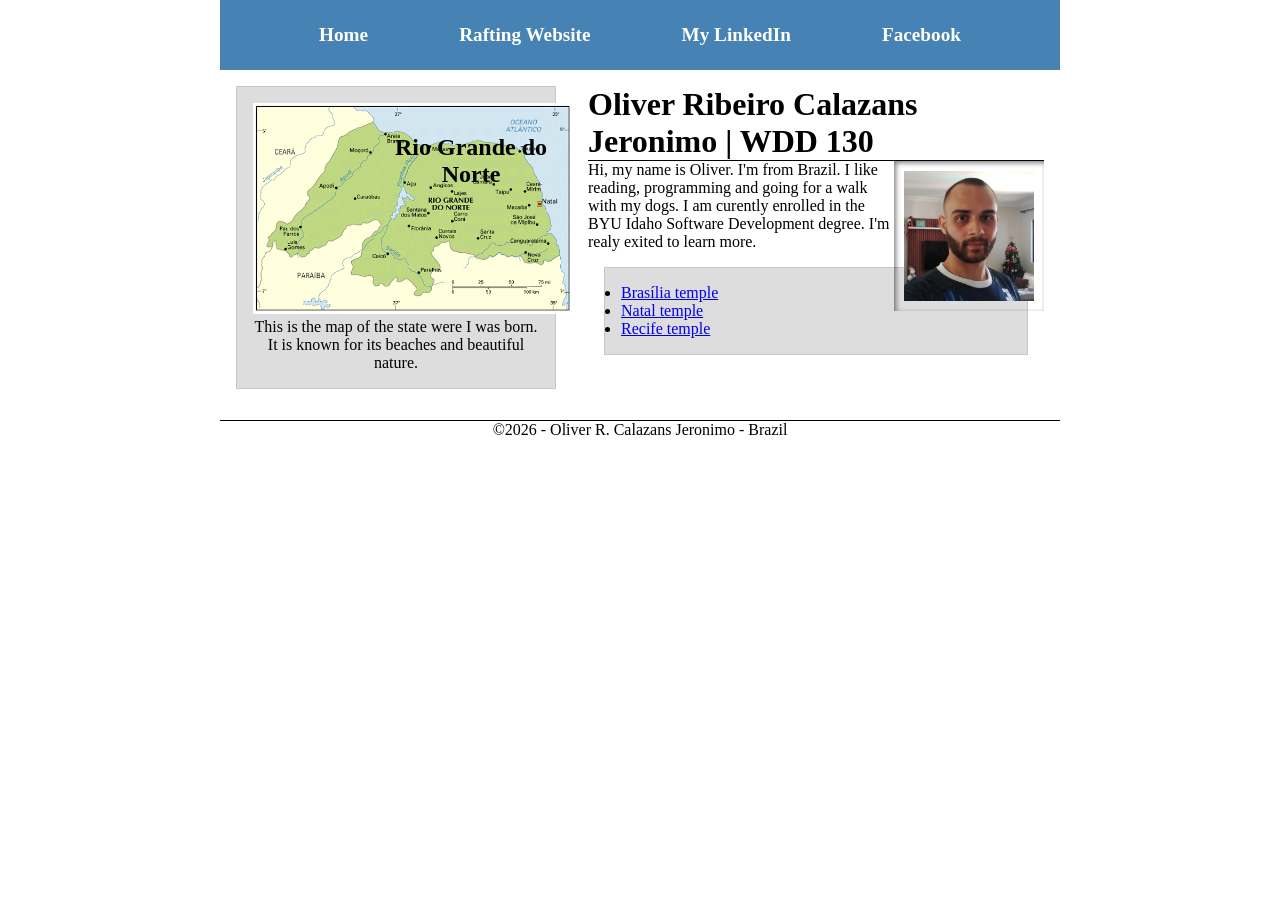
<file: index.html>
<!DOCTYPE html>
<html lang="en">

<head>
    <meta charset="UTF-8">
    <meta name="viewport" content="width=device-width, initial-scale=1.0">
    <title> Oliver Ribeiro Calazans Jeronimo | WDD 130 </title>
    <meta name="description" content="This is a simple homepage about my degree in BYU Idaho">
    <meta name="author" content="Oliver R. Calazans Jeronimo">
    <link rel="stylesheet" href="styles/styles.css">
</head>

<body>
    <header>
        <nav>
            <a href="#"> Home </a>
            <a href="wwr/"> Rafting Website </a>
            <a href="https://www.linkedin.com/in/olivercalazans/">My LinkedIn</a>
            <a href="https://facebook.com">Facebook</a>
        </nav>
    </header>

    <div class="grid">
        <aside class="box">
            <h2>Rio Grande do Norte</h2>
            <img src="images/brrn-map.gif" alt="RN Map">
            <p>
                This is the map of the state were I was born. It is known for its beaches and
                beautiful nature.
            </p>
        </aside>

        <main>
            <h1> Oliver Ribeiro Calazans Jeronimo | WDD 130 </h1>
            <img src="images/profile.jpg" alt="Oliver R. Calazans Jeronimo" width="200">
            <p>
                Hi, my name is Oliver. I'm from Brazil. I like reading, programming and going for a
                walk with my dogs.
                I am curently enrolled in the BYU Idaho Software Development degree. I'm realy
                exited to learn more.
            </p>
            <ul class="box">
                <li><a href="https://www.churchofjesuschrist.org/temples/details/brasilia-brazil-temple?lang=eng"
                      target="_blank">
                        Brasília temple</a></li>
                <li><a href="https://www.churchofjesuschrist.org/temples/details/natal-brazil-temple?lang=eng"
                      target="_blank">
                        Natal temple</a></li>
                <li><a href="https://www.churchofjesuschrist.org/temples/details/recife-brazil-temple?lang=eng"
                      target="_blank">
                        Recife temple</a></li>
            </ul>
        </main>
    </div>

    <footer>
        <p>&copy;2026 - Oliver R. Calazans Jeronimo - Brazil</p>
    </footer>
</body>

</html>
</file>
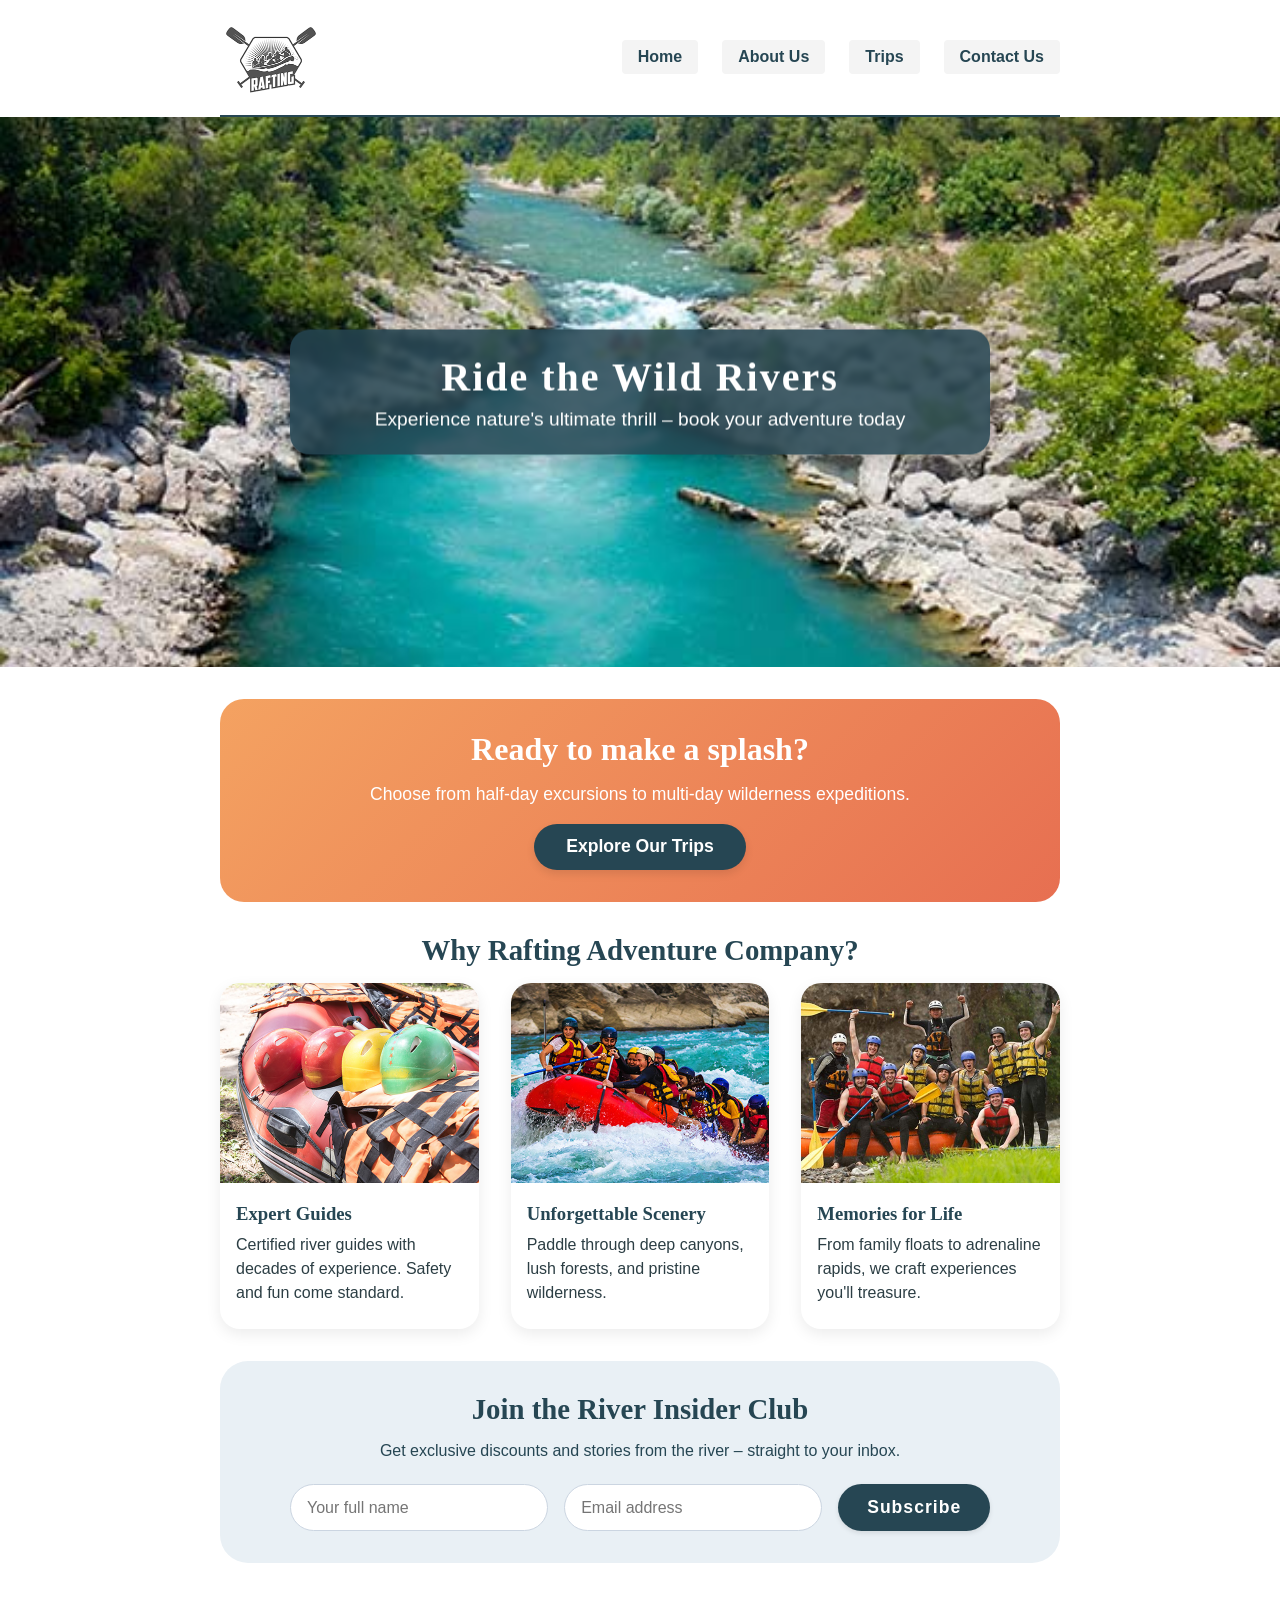
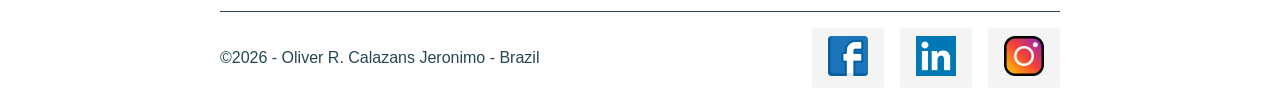
<file: wwr/index.html>
<!DOCTYPE html>
<html lang="en">

<head>
    <meta charset="UTF-8">
    <meta name="viewport" content="width=device-width, initial-scale=1.0">
    <meta name="description"
      content="Rafting Adventure Company – the ultimate whitewater experience. Book your trip, join our newsletter, and conquer the rapids with expert guides.">
    <meta name="author" content="Oliver R. Calazans Jeronimo">
    <title>Home | Rafting Adventure Company</title>
    <link rel="stylesheet" href="styles/rafting.css">
</head>

<body>
    <header>
        <img src="images/z-raftingbw.png" alt="Rafting Adventure Company Logo">
        <nav>
            <a href="index.html">Home</a>
            <a href="about.html">About Us</a>
            <a href="trips.html">Trips</a>
            <a href="contact.html">Contact Us</a>
        </nav>
    </header>

    <div class="hero-full-width">
        <img src="images/rafting58_600.jpg" alt="Rafting team charging through whitewater"
          class="hero-bg-img">
        <div class="hero-heading">
            <h1>Ride the Wild Rivers</h1>
            <p>Experience nature's ultimate thrill – book your adventure today</p>
        </div>
    </div>

    <main>
        <section class="cta-banner">
            <div class="cta-content">
                <h2>Ready to make a splash?</h2>
                <p>Choose from half-day excursions to multi‑day wilderness expeditions.</p>
                <a href="trips.html" class="cta-button">Explore Our Trips</a>
            </div>
        </section>

        <section class="home-grid-section">
            <h2>Why Rafting Adventure Company?</h2>
            <div class="home-grid">
                <div class="grid-card">
                    <img src="images/rafting60_600.jpg" alt="Professional guide leading a group">
                    <h3>Expert Guides</h3>
                    <p>Certified river guides with decades of experience. Safety and fun come
                        standard.
                    </p>
                </div>
                <div class="grid-card">
                    <img src="images/rafting62_600.jpg" alt="Rafting through a scenic canyon">
                    <h3>Unforgettable Scenery</h3>
                    <p>Paddle through deep canyons, lush forests, and pristine wilderness.</p>
                </div>
                <div class="grid-card">
                    <img src="images/rafting59_600.jpg" alt="Group of happy rafters">
                    <h3>Memories for Life</h3>
                    <p>From family floats to adrenaline rapids, we craft experiences you'll
                        treasure.
                    </p>
                </div>
            </div>
        </section>

        <section class="newsletter-section">
            <div class="newsletter-container">
                <h2>Join the River Insider Club</h2>
                <p>Get exclusive discounts and stories from the river – straight to your inbox.</p>
                <form action="#" method="post" class="newsletter-form">
                    <div class="form-row">
                        <input type="text" name="fullname" placeholder="Your full name" required>
                        <input type="email" name="email" placeholder="Email address" required>
                        <button type="submit" class="submit-btn">Subscribe</button>
                    </div>
                </form>
            </div>
        </section>
    </main>

    <footer>
        <p>&copy;2026 - Oliver R. Calazans Jeronimo - Brazil</p>
        <nav class="socialmedia">
            <a href="https://facebook.com" target="_blank" rel="noopener noreferrer">
                <img src="images/facebook_408745.png" alt="Facebook">
            </a>

            <a href="https://linkedin.com" target="_blank" rel="noopener noreferrer">
                <img src="images/social_15707956.png" alt="LinkedIn">
            </a>

            <a href="https://instagram.com" target="_blank" rel="noopener noreferrer">
                <img src="images/instagram_779093.png" alt="Instagram">
            </a>
        </nav>
    </footer>
</body>

</html>
</file>
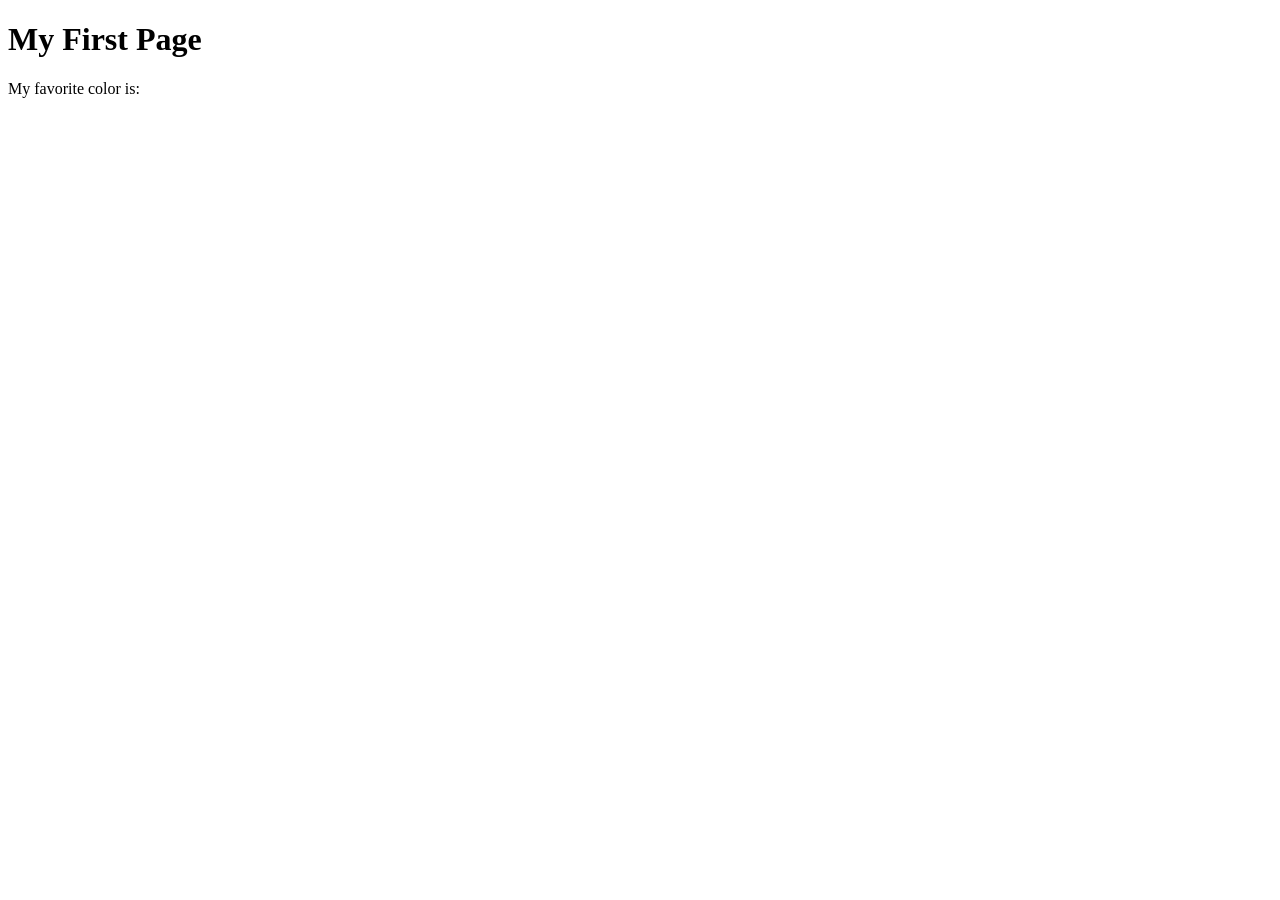
<file: week01/first-page.html>
<!DOCTYPE html>
<html lang="en">
<head>
    <meta charset="UTF-8">
    <meta name="viewport" content="width=device-width, initial-scale=1.0">
    <title>My First Page</title>
</head>
<body>
    <h1>My First Page</h1>
    <p>My favorite color is: </p>
</body>
</html>
</file>
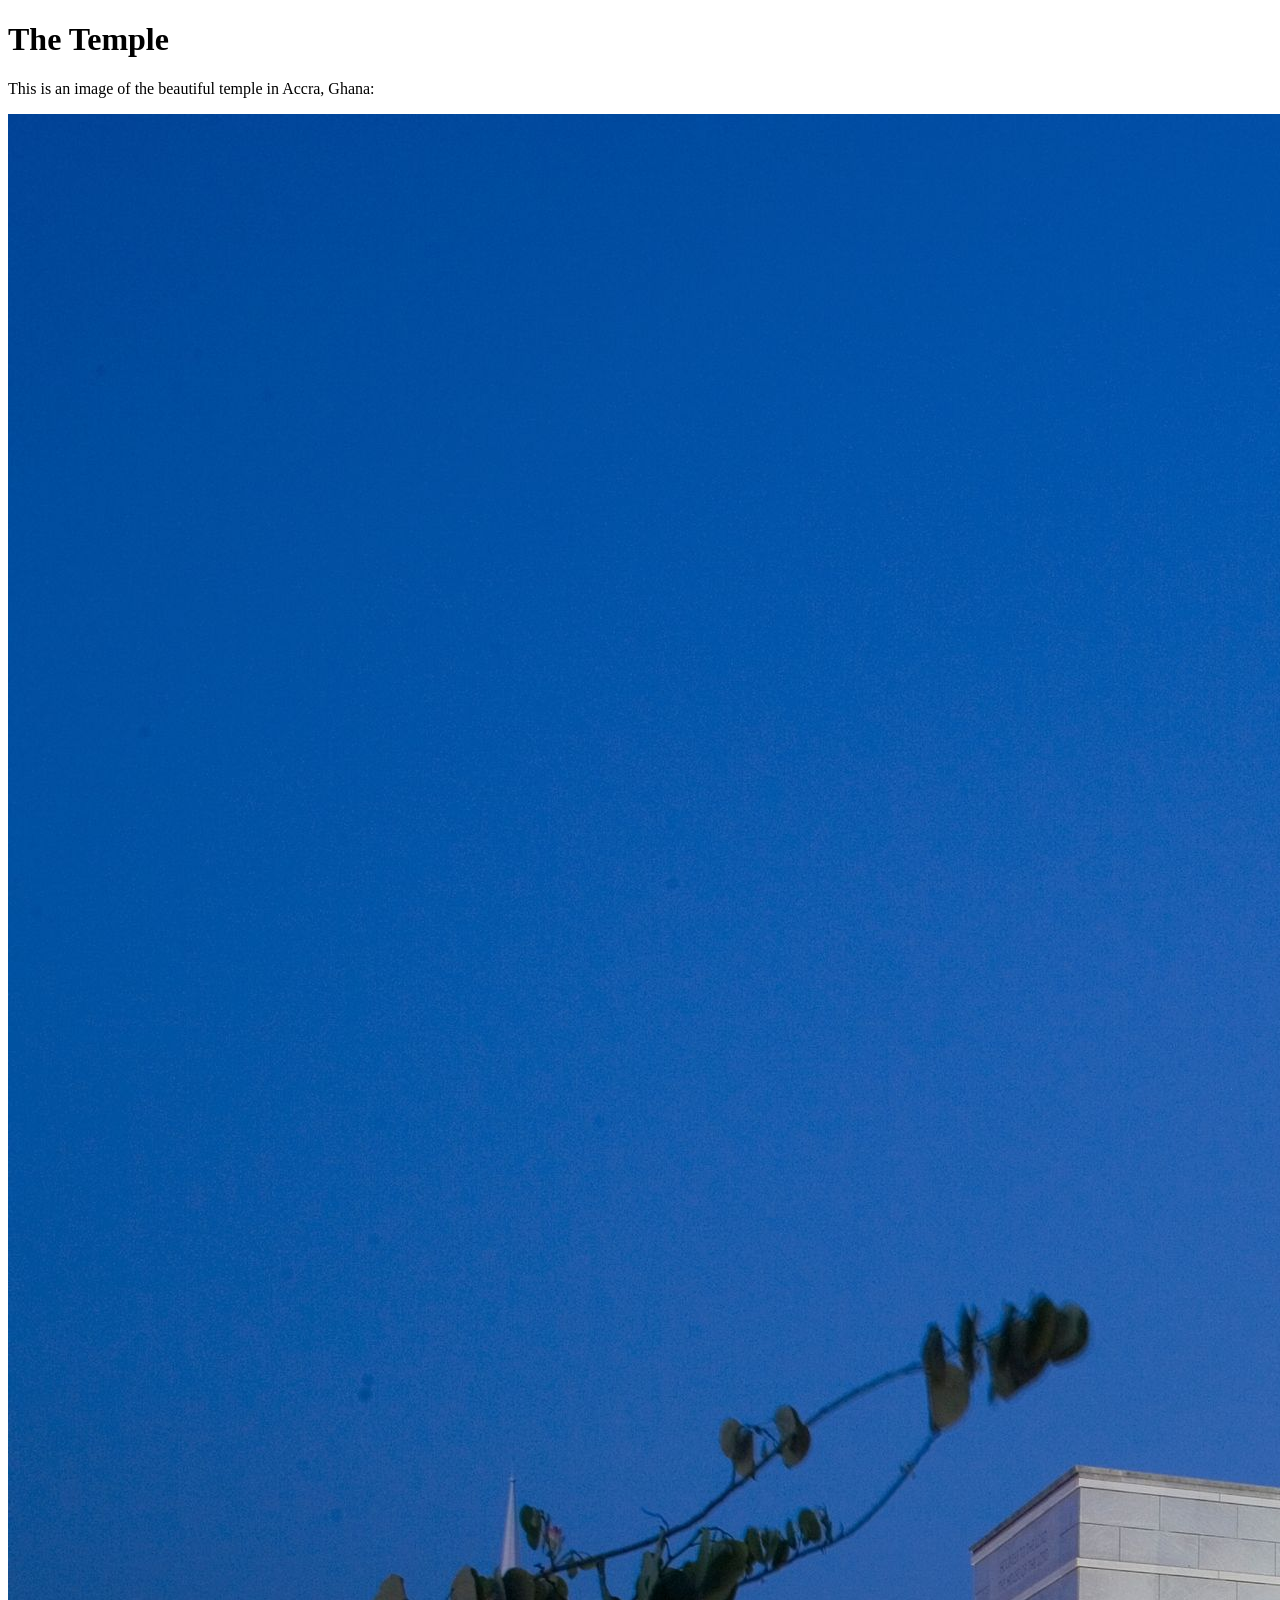
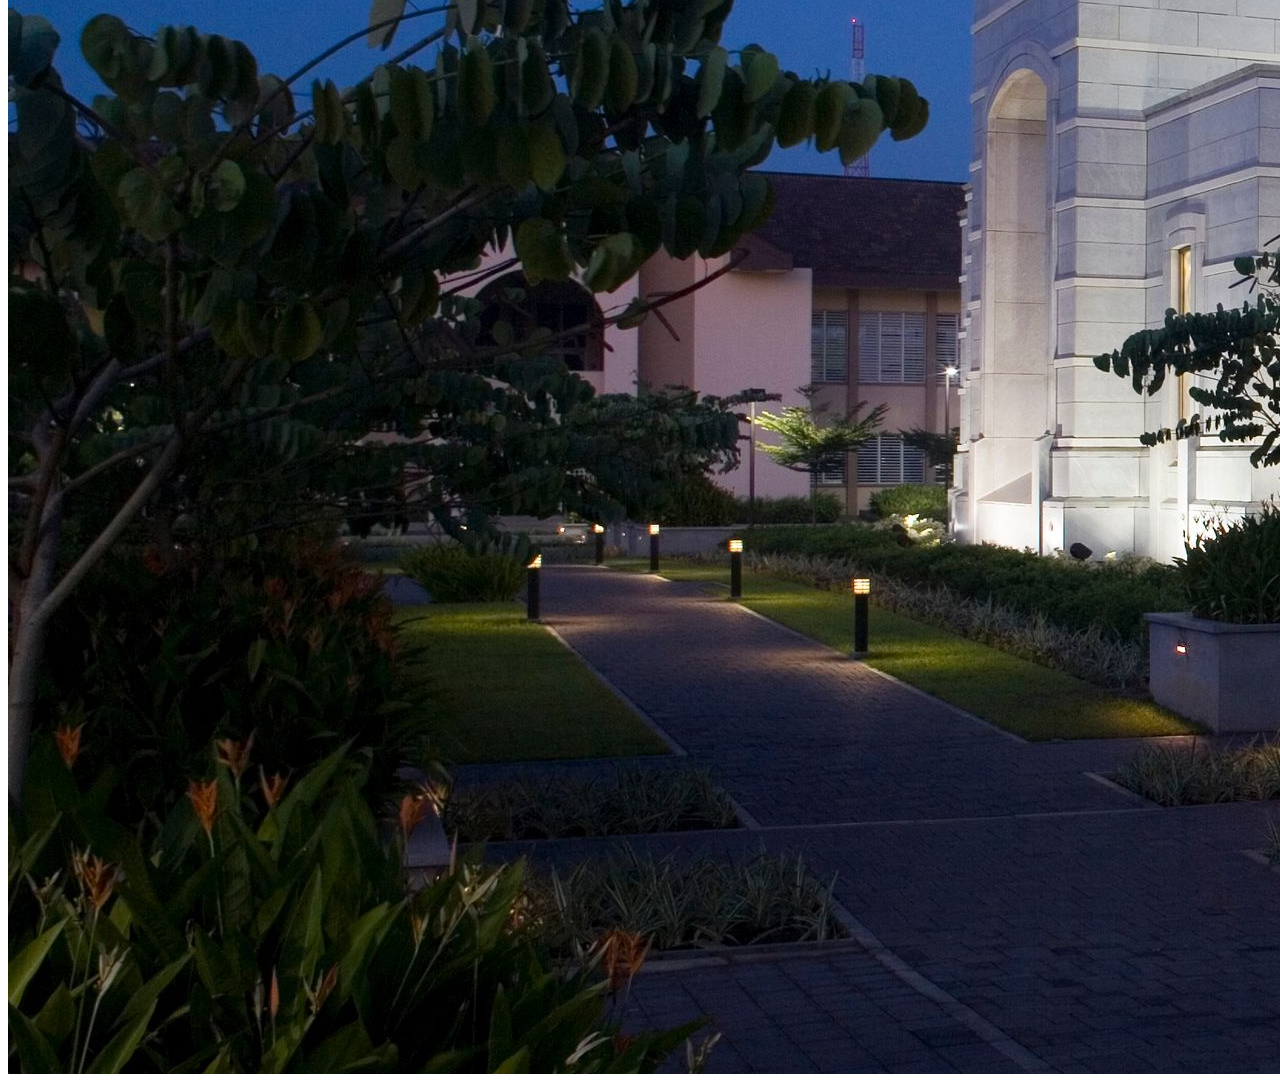
<file: week01/images.html>
<!DOCTYPE html>
<html lang="en">
<head>
    <meta charset="UTF-8">
    <meta name="viewport" content="width=device-width, initial-scale=1.0">
    <title>Temple Image</title>
</head>
<body>
    <h1>The Temple</h1>
    <p>This is an image of the beautiful temple in Accra, Ghana:</p>
    <img src="images/temple-large.jpeg" alt="The Accra Ghana Temple">
    
</body>
</html>
</file>
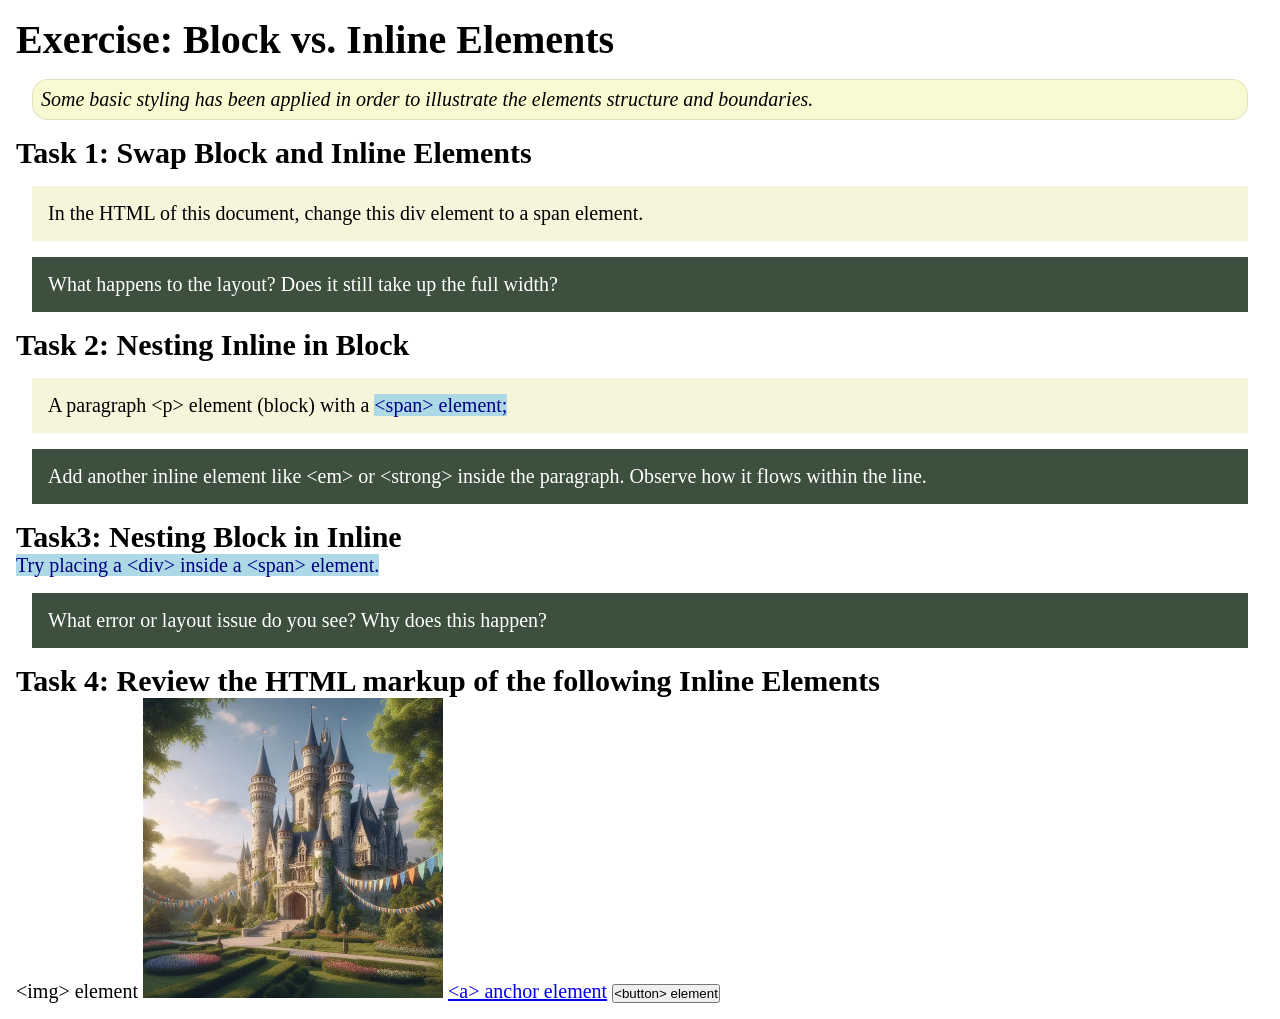
<file: week02/block-vs-inline.html>
<!DOCTYPE html>
<html lang="en">

<head>
    <meta charset="UTF-8">
    <meta name="viewport" content="width=device-width, initial-scale=1.0">
    <title>Exercise: Block vs. Inline Elements</title>
    <link rel="stylesheet" href="styles/block-vs-inline.css">
</head>

<body>
    <main>
        <h1>Exercise: Block vs. Inline Elements</h1>
        <p class="note">Some basic styling has been applied in order to illustrate the elements structure and
            boundaries.</p>

        <h2>Task 1: Swap Block and Inline Elements</h2>
        <div>In the HTML of this document, change this div element to a span element.</div>

        <p class="question">What happens to the layout? Does it still take up the full width?</p>

        <h2>Task 2: Nesting Inline in Block</h2>
        <p>A paragraph &lt;p&gt; element (block) with a <span>&lt;span&gt; element;</span></p>
        <p class="question">Add another inline element like &lt;em&gt; or &lt;strong&gt; inside the paragraph. Observe
            how it flows within the line.</p>

        <h2>Task3: Nesting Block in Inline</h2>
        <span>Try placing a &lt;div&gt; inside a &lt;span&gt; element.</span>
            <p class="question">What error or layout issue do you see? Why does this happen?</p>


            <h2>Task 4: Review the HTML markup of the following Inline Elements</h2>
        &lt;img&gt; element
        <img src="images/castle.webp" alt="placeholder image (images are inline)" width="300" height="300">
        <a href="https://churchofjesuschrist.org">&lt;a&gt; anchor element</a>
        <button type="button">&lt;button&gt; element</button>
    </main>
</body>

</html>
</file>
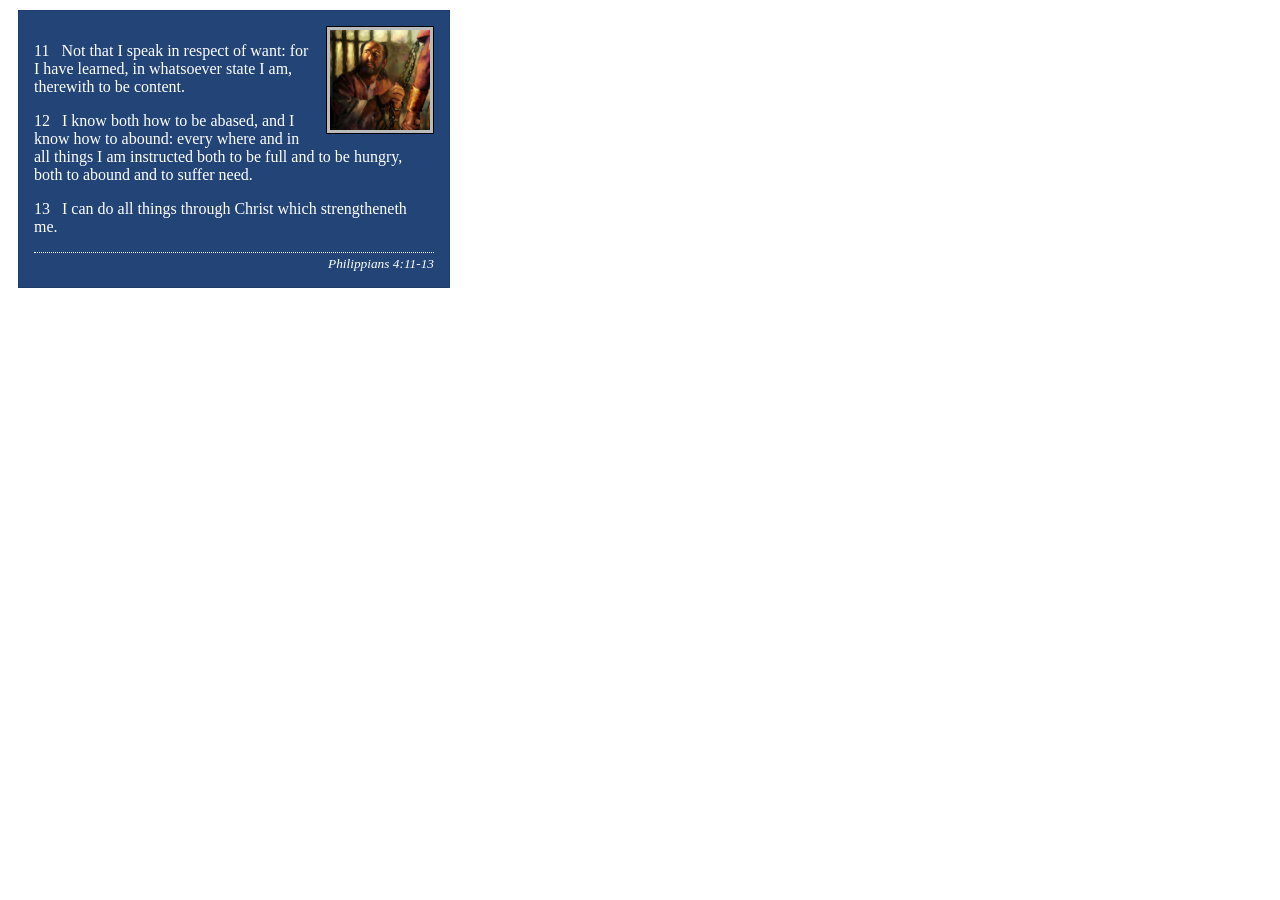
<file: week02/box-model-solution.html>
<!DOCTYPE html>
<html lang="en">
<head>
    <meta charset="UTF-8">
    <meta name="viewport" content="width=device-width, initial-scale=1.0">
    <title>Box Model Activity</title>
    <link rel="stylesheet" href="styles/box-model-solution.css">
</head>
<body>
    <main>
        <div class="callout">
            <img src="images/apostle-paul-imprisoned.webp" alt="Paul the Apostle - Imprisoned in Rome" width="200" height="200">
            <blockquote>
                <p>11 &nbsp; Not that I speak in respect of want: for I have learned, in whatsoever state I am, therewith to be content.</p>
                <p>12 &nbsp; I know both how to be abased, and I know how to abound: every where and in all things I am instructed both to be full and to be hungry, both to abound and to suffer need.</p>
                <p>13 &nbsp; I can do all things through Christ which strengtheneth me.</p>
            </blockquote>
            <cite>Philippians 4:11-13</cite>
        </div>
    </main>
</body>
</html>
</file>
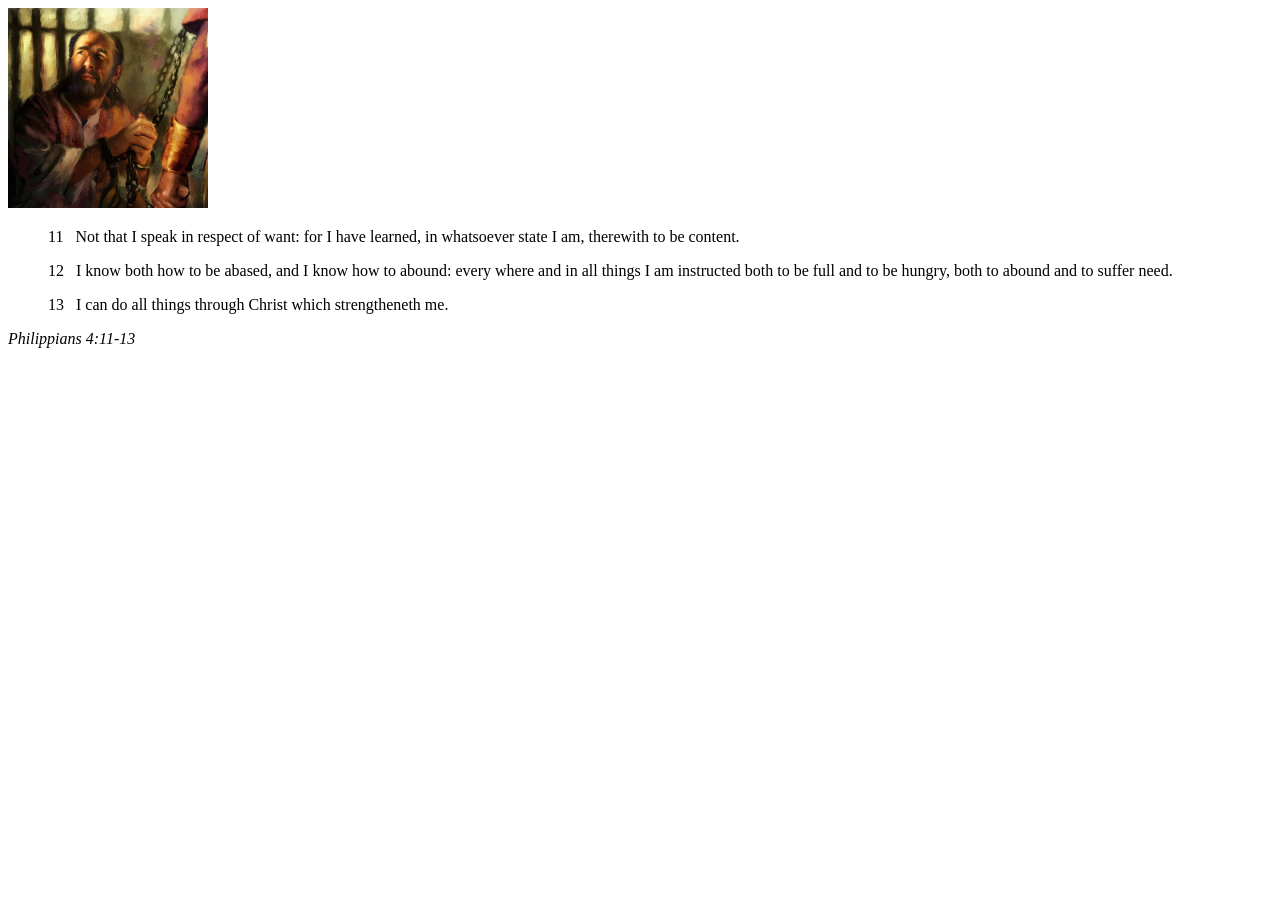
<file: week02/box-model.html>
<!DOCTYPE html>
<html lang="en">
<head>
    <meta charset="UTF-8">
    <meta name="viewport" content="width=device-width, initial-scale=1.0">
    <title>Box Model Activity</title>
</head>
<body>
    <main>
        <div class="callout">
            <img src="images/apostle-paul-imprisoned.webp" alt="Paul the Apostle - Imprisoned in Rome" width="200" height="200">
            <blockquote>
                <p>11 &nbsp; Not that I speak in respect of want: for I have learned, in whatsoever state I am, therewith to be content.</p>
                <p>12 &nbsp; I know both how to be abased, and I know how to abound: every where and in all things I am instructed both to be full and to be hungry, both to abound and to suffer need.</p>
                <p>13 &nbsp; I can do all things through Christ which strengtheneth me.</p>
            </blockquote>
            <cite>Philippians 4:11-13</cite>
        </div>
    </main>
</body>
</html>
</file>
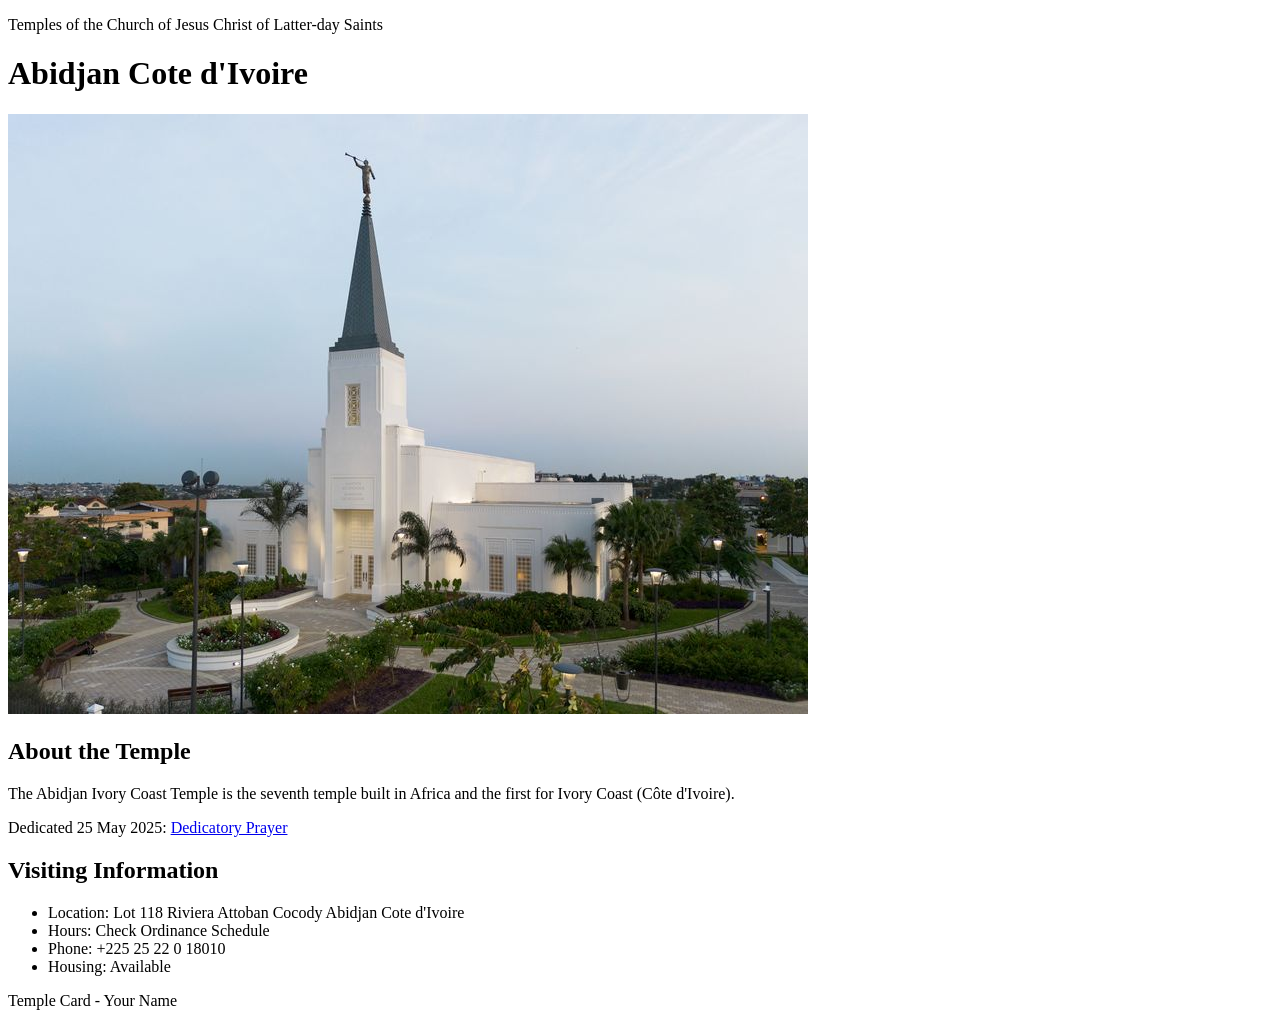
<file: week02/temple.html>
<!DOCTYPE html>
<html lang="en">

<head>
    <meta charset="UTF-8">
    <meta name="viewport" content="width=device-width, initial-scale=1.0">
    <title>Temple Card - Abidjan Cote d'Ivoire</title>
</head>

<body>
    <header>
        <p>Temples of the Church of Jesus Christ of Latter-day Saints</p>
    </header>
    <main>
        <h1>Abidjan Cote d'Ivoire</h1>
        <picture>
            <img src="images/abidjan-ivory-coast.jpeg" alt="Abidjan Cote d'Ivoire Temple">
        </picture>
        <section>
            <h2>About the Temple</h2>
            <p>The Abidjan Ivory Coast Temple is the seventh temple built in Africa and the first for Ivory Coast (Côte
                d'Ivoire).</p>
            <p>Dedicated 25 May 2025: <a
                    href="https://www.churchofjesuschrist.org/temples/dedicatory-prayer/abidjan-ivory-coast-temple/2025-05-25?lang=eng"
                    target="_blank" rel="noopener noreferrer">Dedicatory Prayer</a></p>
        </section>
        <section>
            <h2>Visiting Information</h2>
            <ul>
                <li>Location: Lot 118 Riviera Attoban Cocody Abidjan Cote d'Ivoire</li>
                <li>Hours: Check Ordinance Schedule</li>
                <li>Phone: +225 25 22 0 18010</li>
                <li>Housing: Available</li>
            </ul>
        </section>
    </main>
    <footer>
        <p>Temple Card - Your Name</p>
    </footer>
</body>

</html>
</file>
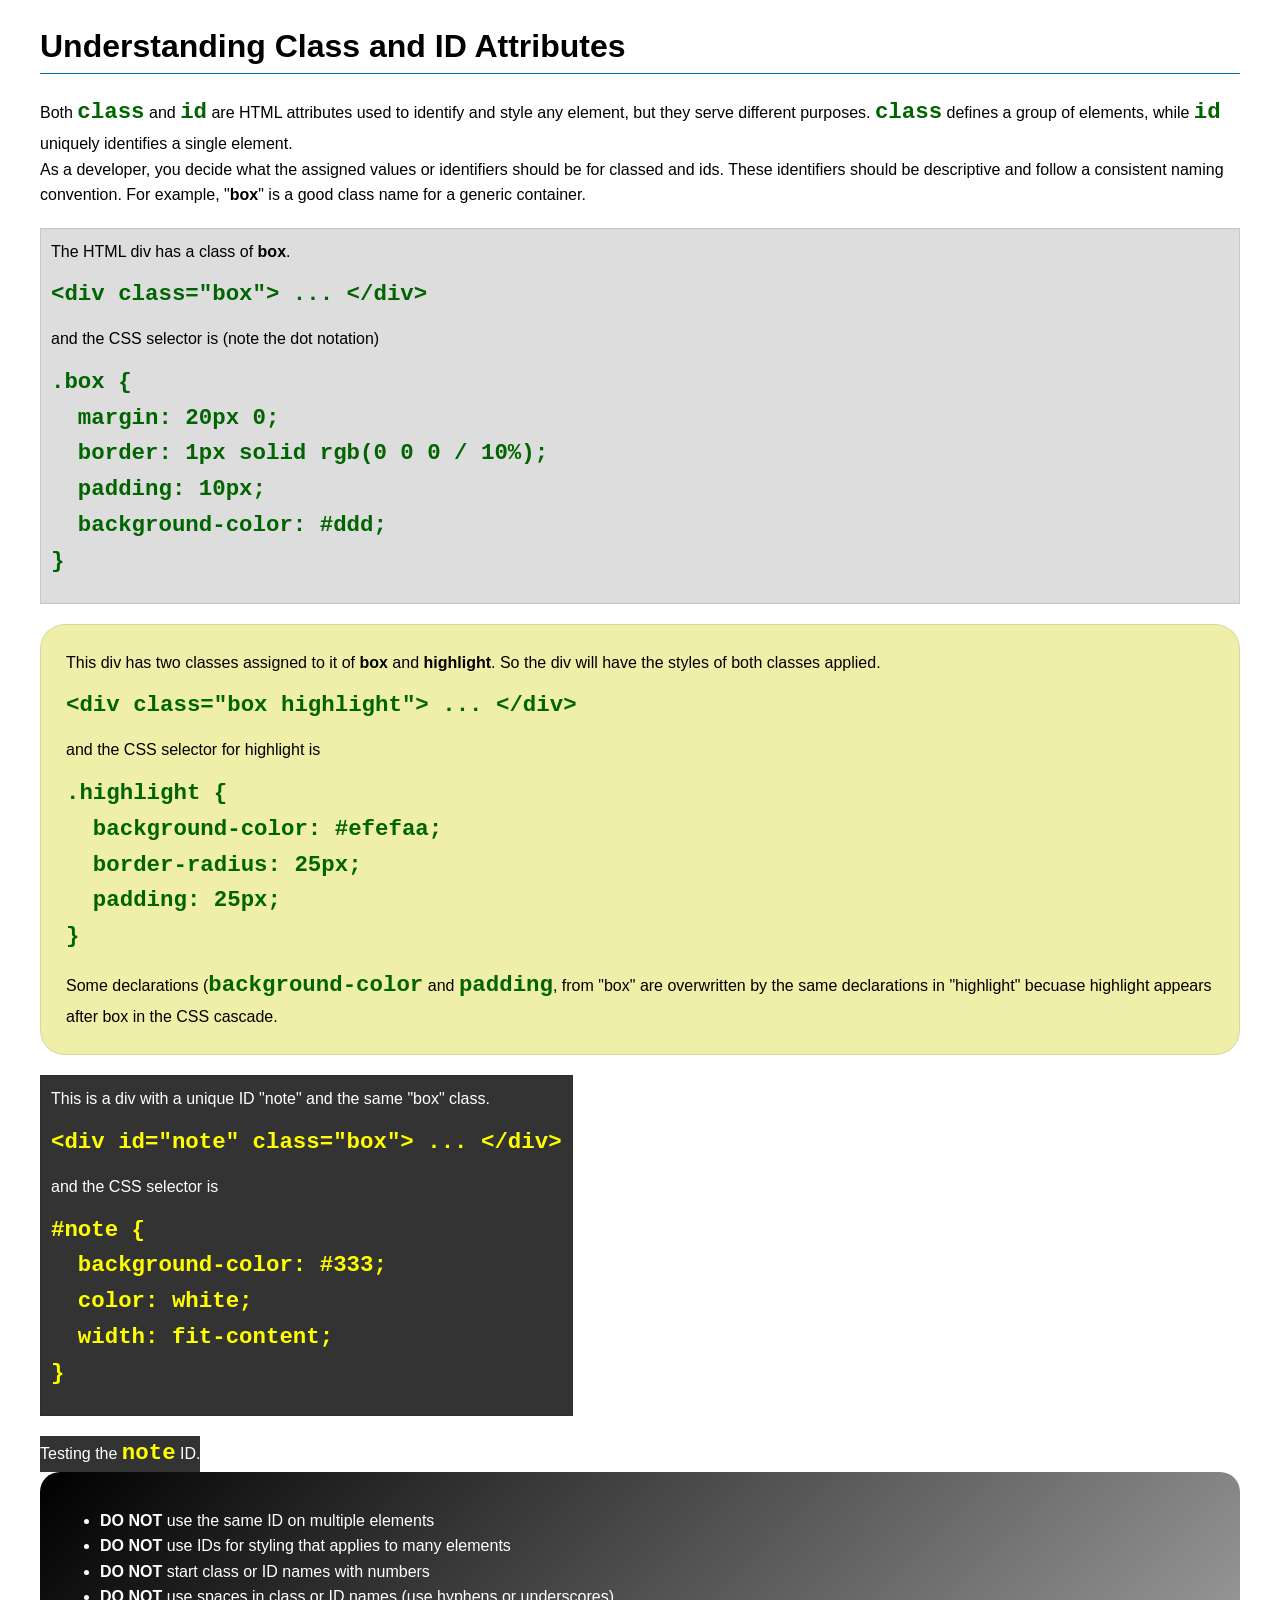
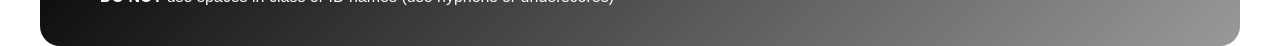
<file: week03/class-and-id.html>
<!DOCTYPE html>
<html lang="en">

<head>
    <meta charset="UTF-8">
    <meta name="viewport" content="width=device-width, initial-scale=1.0">
    <title>Class vs ID Attributes</title>
    <link rel="stylesheet" href="styles/class-and-id.css">
</head>

<body>
    <h1>Understanding Class and ID Attributes</h1>
    <p>Both <code>class</code> and <code>id</code> are HTML attributes used to identify and style any element, but they
        serve different purposes. <code>class</code> defines a group of elements, while <code>id</code> uniquely
        identifies a single element.</p>
    <p>As a developer, you decide what the assigned values or identifiers should be for classed and ids. These
        identifiers should be
        descriptive and follow a consistent naming convention. For example, "<strong>box</strong>" is a good class name
        for a generic container.</p>
    <div class="box">
        <p>The HTML div has a class of <strong>box</strong>.</p>
        <pre><code class="html">&lt;div class="box"&gt; ... &lt;/div&gt;</code></pre>
        and the CSS selector is (note the dot notation)
        <pre><code class="css">.box {
  margin: 20px 0;
  border: 1px solid rgb(0 0 0 / 10%);
  padding: 10px;
  background-color: #ddd; 
}</code></pre>
    </div>

    <div class="box highlight">
        <p>This div has two classes assigned to it of <strong>box</strong> and <strong>highlight</strong>. So the div
            will have the styles of both classes applied.</p>
        <pre><code class="html">&lt;div class="box highlight"&gt; ... &lt;/div&gt;</code></pre>
        and the CSS selector for highlight is
        <pre><code class="css">.highlight {
  background-color: #efefaa;
  border-radius: 25px;
  padding: 25px;
}</code></pre>
<p>Some declarations (<code>background-color</code> and <code>padding</code>, from "box" are overwritten by the same declarations in "highlight" becuase highlight appears after box in the CSS cascade.</p>
    </div>

    <div id="note" class="box">
        <p>This is a div with a unique ID "note" and the same "box" class.</p>
        <pre><code class="html">&lt;div id="note" class="box"&gt; ... &lt;/div&gt;</code></pre>
        and the CSS selector is
        <pre><code class="css">#note {
  background-color: #333;
  color: white;
  width: fit-content;
}</code></pre>
    </div>

    <div id="note">
        <p>Testing the <code>note</code> ID.</p>
    </div>

    <section id="best-practice">
        <ul>
            <li><strong>DO NOT</strong> use the same ID on multiple elements</li>
            <li><strong>DO NOT</strong> use IDs for styling that applies to many elements</li>
            <li><strong>DO NOT</strong> start class or ID names with numbers</li>
            <li><strong>DO NOT</strong> use spaces in class or ID names (use hyphens or underscores)</li>
        </ul>
    </section>




</body>

</html>
</file>
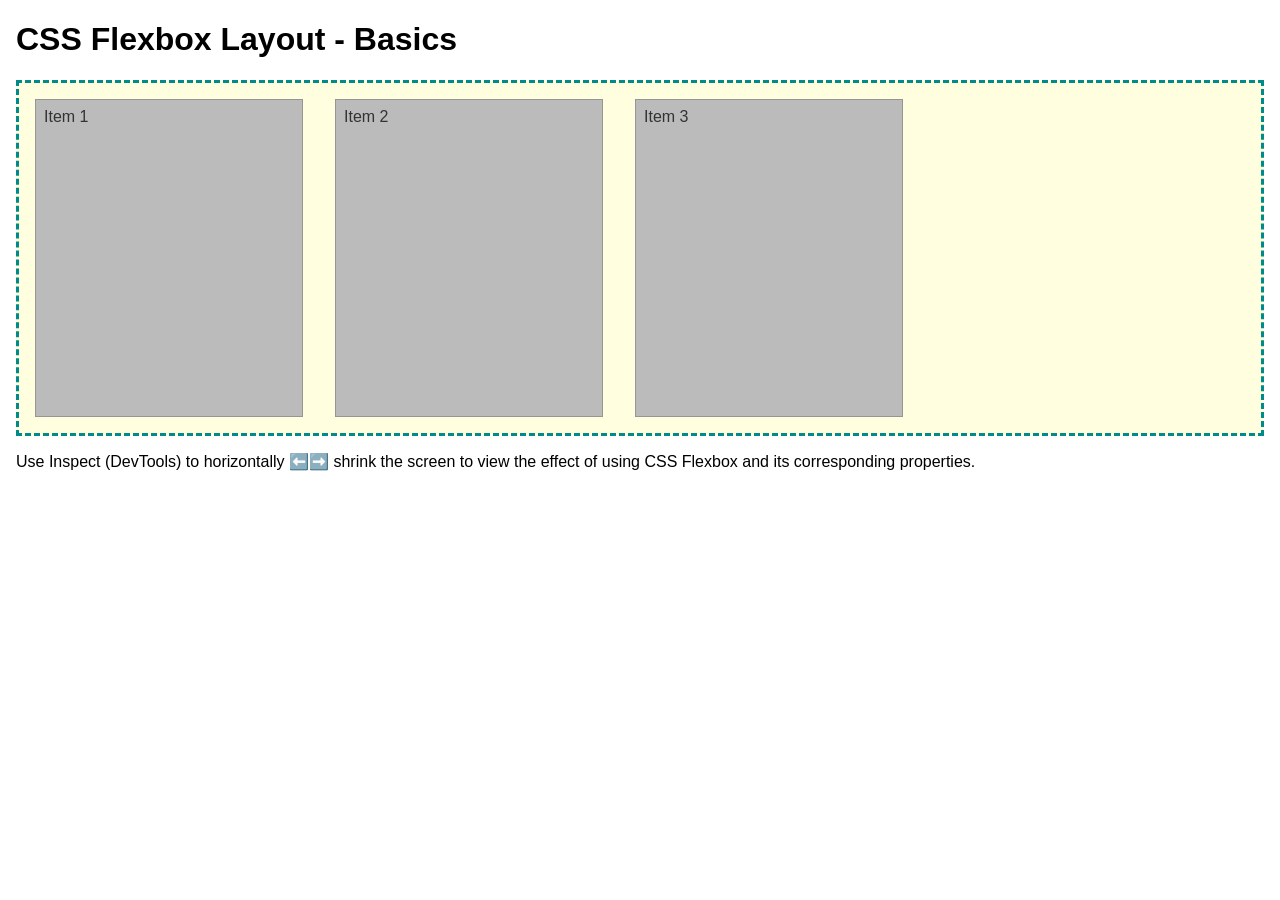
<file: week04/flexbox-layout.html>
<!DOCTYPE html>
<html lang="en">
<head>
    <meta charset="UTF-8">
    <meta name="viewport" content="width=device-width, initial-scale=1.0">
    <title>CSS Flexbox Layout - Basics</title>
    <link rel="stylesheet" href="styles/flexbox.css">
</head>
<body>
    <main>
        <h1>CSS Flexbox Layout - Basics</h1>
        <div class="flex-container">
            <div class="flex-item item1">Item 1</div>
            <div class="flex-item item2">Item 2</div>
            <div class="flex-item item3">Item 3</div>
        </div>
        <p>Use Inspect (DevTools) to horizontally ⬅️➡️ shrink the screen to view the effect of using CSS Flexbox and its corresponding properties.</p>
    </main>
</body>
</html>
</file>
<file: styles/styles.css>
* {
    margin: 0;
    padding: 0;
    box-sizing: border-box;
}

/* header, .grid, and footer share max-width and centering */
header,
.grid,
footer {
    max-width: 840px;
    margin: 0 auto;
}

/* Navigation bar with flex layout */
nav {
    background-color: steelblue;
    padding: 1rem;
    display: flex;
    justify-content: space-evenly;
    align-items: center;
}

/* Style for navigation links */
nav a {
    display: block;
    padding: 0.5rem;
    text-decoration: none;
    font-size: 1.2rem;
    font-weight: 700;
    color: #fff;
    /* white text for contrast against steelblue */
}

main img {
    width: 150px;
    height: auto;
    border: #000;
    padding: 10px;
    box-shadow: inset 2px 2px 5px rgba(0, 0, 0, 0.5);
    float: right;
}

aside {
    width: 20rem;
    margin: 1rem;
    border: 1px solid rgb(0, 0, 0, 0.2);
    padding: 1rem;
    background-color: #eee;
    color: #333;
    text-align: center;
    position: relative;
}

aside img {
    height: auto;
    width: 20em;
    text-align: center;
}

aside h2 {
    position: absolute;
    top: 47px;
    left: 150px;
}

p {
    padding: 0;
}

footer {
    margin-top: 15px;
    border-top: 1px solid #000;
    text-align: center;
}

h1 {
    color: #000;
    border-bottom: 1px solid #000;
    /* bottom border added */
}

/* Class Selectors */
.box {
    margin: 1rem;
    border: 1px solid rgb(0 0 0 / 10%);
    padding: 1rem;
    background-color: #ddd;
    color: #000;
}

/* Grid layout: aside on left, main on right */
.grid {
    display: grid;
    align-items: start;
    /* aligns items to the top */
}

main {
    grid-column: 2/3;
    margin: 1rem;
}

aside {
    grid-column: 1/2;
    grid-row: 1/2;
}
</file>
<file: wwr/styles/rafting.css>
:root {
    --primary-color: #ffffff;
    --accent1-color: #264653;
    --heading-font: "Times New Roman", "Georgia", serif;
    --body-font: Arial, Helvetica, sans-serif;
}

* {
    margin: 0;
    padding: 0;
    box-sizing: border-box;
}

body {
    font-family: var(--body-font);
    color: var(--accent1-color);
    background-color: #fff;
}

header,
main,
footer {
    width: 840px;
    margin: 0 auto;
}

header {
    display: grid;
    grid-template-columns: auto 1fr;
    align-items: center;
    padding: 1rem 0;
    border-bottom: 2px solid var(--accent1-color);
}

header img {
    max-width: 100px;
    height: auto;
}

nav {
    display: flex;
    justify-content: flex-end;
    gap: 1.5rem;
    list-style: none;
}

nav a {
    display: block;
    padding: 0.5rem 1rem;
    text-decoration: none;
    font-weight: bold;
    color: var(--accent1-color);
    background-color: #f4f4f4;
    border-radius: 4px;
    transition: background-color 0.3s;
}

nav a:hover {
    background-color: var(--accent1-color);
    color: var(--primary-color);
}

main h1 {
    font-family: var(--heading-font);
    background-color: var(--accent1-color);
    color: var(--primary-color);
    text-align: center;
    padding: 1rem;
    margin: 1rem 0 1.5rem;
    border-radius: 12px;
    font-size: 1.8rem;
    letter-spacing: 1px;
    box-shadow: 0 2px 6px rgba(0, 0, 0, 0.1);
}

h2 {
    font-family: var(--heading-font);
    color: var(--accent1-color);
    text-align: center;
    margin: 1.5rem 0 1rem;
    font-size: 1.8rem;
}

.contact-info {
    margin: 1rem 0 2rem;
    background: #ffffff;
    border-radius: 12px;
    box-shadow: 0 2px 8px rgba(0, 0, 0, 0.05);
    padding: 1rem 0.5rem;
}

.contact-grid {
    display: grid;
    grid-template-columns: 1fr 1fr;
    gap: 2rem;
    align-items: start;
    padding: 0 1rem;
}

.contact-details {
    background-color: #faf9f8;
    padding: 1.5rem;
    border-radius: 12px;
    box-shadow: 0 1px 3px rgba(0, 0, 0, 0.1);
}

.contact-details h3 {
    font-family: var(--heading-font);
    color: var(--accent1-color);
    margin-bottom: 1rem;
    font-size: 1.4rem;
}

.contact-details address {
    font-style: normal;
    line-height: 1.6;
    margin-bottom: 1rem;
    color: #2c3e44;
}

.contact-phone,
.contact-email {
    margin: 0.8rem 0;
}

.contact-phone a,
.contact-email a {
    color: var(--accent1-color);
    text-decoration: none;
    font-weight: 600;
    border-bottom: 1px dotted var(--accent1-color);
}

.contact-phone a:hover,
.contact-email a:hover {
    color: #1d3e4f;
    border-bottom-style: solid;
}

.contact-map iframe {
    border: 0;
    border-radius: 14px;
    box-shadow: 0 4px 10px rgba(0, 0, 0, 0.1);
    width: 100%;
    height: 280px;
    display: block;
}

.employee-profiles {
    margin: 2rem 0;
}

.team-grid {
    display: grid;
    grid-template-columns: repeat(auto-fit, minmax(180px, 1fr));
    gap: 1.8rem;
    margin: 1rem 0;
    padding: 0 1rem;
}

.employee-card {
    background: #fefefe;
    border-radius: 16px;
    overflow: hidden;
    box-shadow: 0 5px 12px rgba(0, 0, 0, 0.08);
    transition: transform 0.2s ease, box-shadow 0.2s;
    text-align: center;
    margin: 0;
}

.employee-card:hover {
    transform: translateY(-5px);
    box-shadow: 0 12px 20px rgba(0, 0, 0, 0.12);
}

.employee-card img {
    width: 100%;
    height: 200px;
    object-fit: cover;
    display: block;
}

.employee-card figcaption {
    padding: 1rem 0.8rem;
    background: #ffffff;
    border-top: 1px solid #eaecef;
}

.employee-card strong {
    font-size: 1.1rem;
    color: var(--accent1-color);
    display: block;
    margin-bottom: 0.3rem;
}

.employee-card span {
    font-size: 0.85rem;
    color: #4a6270;
    font-weight: 500;
}

.contact-form {
    background: #f8fafc;
    border-radius: 24px;
    padding: 0.5rem 1.5rem 2rem;
    margin: 2rem 0 3rem;
    box-shadow: 0 5px 15px rgba(0, 0, 0, 0.05);
}

.rafting-form {
    max-width: 100%;
    margin: 0 auto;
}

.form-group {
    margin-bottom: 1.5rem;
}

.form-group label {
    display: block;
    font-weight: 700;
    margin-bottom: 0.5rem;
    color: var(--accent1-color);
    font-size: 0.95rem;
}

.radio-group label {
    font-weight: 600;
    margin-bottom: 0.25rem;
}

.radio-options {
    display: flex;
    flex-wrap: wrap;
    gap: 1.5rem;
    margin-top: 0.5rem;
}

.radio-options label {
    font-weight: normal;
    display: inline-flex;
    align-items: center;
    gap: 0.4rem;
    cursor: pointer;
    background: #ffffff;
    padding: 0.4rem 1rem;
    border-radius: 40px;
    border: 1px solid #cddfe7;
    transition: all 0.2s;
}

.radio-options label:hover {
    background-color: #eef3f7;
    border-color: var(--accent1-color);
}

input[type="text"],
input[type="email"],
textarea {
    width: 100%;
    padding: 0.8rem 1rem;
    border: 1px solid #cbd5e1;
    border-radius: 12px;
    font-family: inherit;
    font-size: 1rem;
    transition: 0.2s;
    background-color: white;
}

input[type="text"]:focus,
input[type="email"]:focus,
textarea:focus {
    outline: none;
    border-color: var(--accent1-color);
    box-shadow: 0 0 0 3px rgba(38, 70, 83, 0.2);
}

.checkbox-group label {
    display: flex;
    align-items: center;
    gap: 0.7rem;
    font-weight: 500;
    cursor: pointer;
}

.checkbox-group input[type="checkbox"] {
    width: 1.2rem;
    height: 1.2rem;
    accent-color: var(--accent1-color);
}

.submit-btn {
    background-color: var(--accent1-color);
    color: white;
    font-weight: bold;
    border: none;
    padding: 0.9rem 2rem;
    font-size: 1.1rem;
    border-radius: 60px;
    cursor: pointer;
    transition: background 0.2s, transform 0.05s;
    width: 100%;
    letter-spacing: 1px;
    font-family: inherit;
    box-shadow: 0 2px 5px rgba(0, 0, 0, 0.1);
}

.submit-btn:hover {
    background-color: #1a3a48;
    transform: scale(0.99);
}

footer {
    display: flex;
    justify-content: space-between;
    align-items: center;
    padding: 1rem 0;
    border-top: 1px solid var(--accent1-color);
    margin-top: 2rem;
}

.socialmedia {
    display: flex;
    gap: 1rem;
}

.socialmedia a {
    text-decoration: none;
}

.socialmedia img {
    height: 40px;
    width: 40px;
    transition: opacity 0.3s;
}

.socialmedia img:hover {
    opacity: 0.7;
}

footer p {
    margin: 0;
    padding: 0;
}

@media (max-width: 860px) {

    header,
    main,
    footer {
        width: 95%;
        margin: 0 auto;
    }

    .contact-grid {
        grid-template-columns: 1fr;
        gap: 1.5rem;
    }

    .team-grid {
        grid-template-columns: repeat(auto-fit, minmax(200px, 1fr));
    }

    .radio-options {
        flex-direction: column;
        gap: 0.7rem;
    }
}

.history {
    margin: 2rem 0;
}

.history h2 {
    text-align: center;
    margin-bottom: 1rem;
}

.history-content {
    display: flex;
    gap: 2rem;
    align-items: center;
    background-color: #f9f9f9;
    padding: 1rem;
    border-radius: 8px;
}

.history-content img {
    width: 200px;
    border-radius: 8px;
}

.adventure-gallery {
    display: grid;
    grid-template-columns: repeat(5, 1fr);
    gap: 1rem;
}

.adventure-gallery img {
    width: 100%;
    height: 150px;
    object-fit: cover;
    border-radius: 6px;
}

.hero-full-width {
    position: relative;
    width: 100%;
    margin: 0;
    padding: 0;
    overflow: hidden;
    border-radius: 0;
    margin-top: 0;
}

.hero-bg-img {
    width: 100%;
    height: auto;
    max-height: 550px;
    object-fit: cover;
    display: block;
}

.hero-heading {
    position: absolute;
    top: 50%;
    left: 50%;
    transform: translate(-50%, -50%);
    text-align: center;
    background-color: rgba(38, 70, 83, 0.85);
    color: white;
    padding: 1.5rem 2.5rem;
    border-radius: 20px;
    backdrop-filter: blur(3px);
    width: 80%;
    max-width: 700px;
    box-shadow: 0 10px 20px rgba(0, 0, 0, 0.2);
}

.hero-heading h1 {
    font-family: var(--heading-font);
    font-size: 2.5rem;
    margin-bottom: 0.5rem;
    letter-spacing: 2px;
    background: none;
    color: white;
    padding: 0;
    border-radius: 0;
    box-shadow: none;
}

.hero-heading p {
    font-size: 1.2rem;
    font-weight: 500;
}

.cta-banner {
    background: linear-gradient(135deg, #f4a261 0%, #e76f51 100%);
    border-radius: 24px;
    margin: 2rem 0;
    padding: 2rem;
    text-align: center;
    color: white;
}

.cta-content h2 {
    color: white;
    margin-top: 0;
    font-size: 2rem;
}

.cta-content p {
    font-size: 1.1rem;
    margin-bottom: 1.2rem;
}

.cta-button {
    display: inline-block;
    background-color: #264653;
    color: white;
    font-weight: bold;
    padding: 0.8rem 2rem;
    border-radius: 60px;
    text-decoration: none;
    font-size: 1.1rem;
    transition: all 0.2s;
    box-shadow: 0 4px 8px rgba(0, 0, 0, 0.1);
}

.cta-button:hover {
    background-color: #1a3a48;
    transform: scale(1.02);
}

.home-grid-section {
    margin: 2rem 0;
}

.home-grid {
    display: grid;
    grid-template-columns: repeat(auto-fit, minmax(250px, 1fr));
    gap: 2rem;
    margin: 1rem 0;
}

.grid-card {
    background: #ffffff;
    border-radius: 20px;
    overflow: hidden;
    box-shadow: 0 5px 15px rgba(0, 0, 0, 0.08);
    transition: transform 0.2s;
}

.grid-card:hover {
    transform: translateY(-5px);
}

.grid-card img {
    width: 100%;
    height: 200px;
    object-fit: cover;
}

.grid-card h3 {
    font-family: var(--heading-font);
    color: var(--accent1-color);
    margin: 1rem 1rem 0.5rem;
}

.grid-card p {
    padding: 0 1rem 1.5rem;
    line-height: 1.5;
    color: #2c3e44;
}

.newsletter-section {
    background-color: #e9f0f5;
    border-radius: 28px;
    margin: 2rem 0 3rem;
    padding: 2rem 1.5rem;
}

.newsletter-container {
    max-width: 700px;
    margin: 0 auto;
    text-align: center;
}

.newsletter-container h2 {
    margin-top: 0;
}

.newsletter-form .form-row {
    display: flex;
    flex-wrap: wrap;
    gap: 1rem;
    justify-content: center;
    margin-top: 1.5rem;
}

.newsletter-form input {
    flex: 1;
    min-width: 200px;
    padding: 0.8rem 1rem;
    border: 1px solid #cbd5e1;
    border-radius: 60px;
    font-size: 1rem;
}

.newsletter-form .submit-btn {
    width: auto;
    padding: 0.8rem 1.8rem;
    background-color: var(--accent1-color);
    border-radius: 60px;
}

.trips-cta {
    text-align: center;
    margin: 1rem 0 2rem;
}

.cta-box {
    background: #f8fafc;
    border: 2px solid var(--accent1-color);
    border-radius: 60px;
    padding: 1rem 2rem;
    display: inline-block;
}

.cta-box p {
    font-size: 1.2rem;
    font-weight: bold;
    margin-right: 1rem;
    display: inline-block;
}

.cta-button-secondary {
    background-color: var(--accent1-color);
    color: white;
    padding: 0.6rem 1.5rem;
    border-radius: 40px;
    text-decoration: none;
    font-weight: bold;
    transition: 0.2s;
}

.cta-button-secondary:hover {
    background-color: #1a3a48;
}

.trip-descriptions {
    margin: 2rem 0;
}

.trip-grid {
    display: grid;
    grid-template-columns: repeat(auto-fit, minmax(300px, 1fr));
    gap: 2rem;
    margin: 1.5rem 0;
}

.trip-card {
    background: white;
    border-radius: 20px;
    overflow: hidden;
    box-shadow: 0 8px 20px rgba(0, 0, 0, 0.1);
    transition: all 0.2s;
}

.trip-card:hover {
    transform: translateY(-6px);
}

.trip-card img {
    width: 100%;
    height: 220px;
    object-fit: cover;
}

.trip-info {
    padding: 1.2rem;
}

.trip-info h3 {
    color: var(--accent1-color);
    font-family: var(--heading-font);
    margin-top: 0;
}

.trip-info p {
    line-height: 1.4;
    margin: 0.5rem 0;
}

.trips-table-section {
    margin: 2rem 0 3rem;
}

.table-responsive {
    overflow-x: auto;
}

.trips-table {
    width: 100%;
    border-collapse: collapse;
    background: white;
    border-radius: 20px;
    overflow: hidden;
    box-shadow: 0 2px 10px rgba(0, 0, 0, 0.05);
}

.trips-table th,
.trips-table td {
    border: 1px solid #d1dbe5;
    padding: 12px 15px;
    text-align: left;
}

.trips-table th {
    background-color: var(--accent1-color);
    color: white;
    font-weight: bold;
    font-size: 1rem;
}

.trips-table tr:nth-child(even) {
    background-color: #f8fafc;
}

.trips-table tr:hover {
    background-color: #eef2f5;
}

@media (max-width: 860px) {
    .hero-heading h1 {
        font-size: 1.5rem;
    }

    .hero-heading p {
        font-size: 0.9rem;
    }

    .hero-heading {
        padding: 1rem;
        width: 90%;
    }

    .cta-box p {
        display: block;
        margin-bottom: 0.5rem;
    }

    .trip-grid {
        grid-template-columns: 1fr;
    }

    .trips-table th,
    .trips-table td {
        padding: 8px 10px;
        font-size: 0.9rem;
    }
}
</file>
<file: week02/styles/block-vs-inline.css>
* {
    margin: 0;
    padding: 0;
}

body {
    font-size: 20px;
    margin: 1rem;
}

p,
div {
    background-color: beige;
    margin: 1rem;
    padding: 1rem;
}

span {
    color: navy;
    background-color: lightblue;
}

code {
    margin: 0;
    padding: 0;
    color: green;
    font-size: 1.2rem;
}

.note {
    font-style: italic;
    background-color: lightgoldenrodyellow;
    border-radius: 1rem;
    border: 1px solid rgb(0 0 0 / 10%);
    margin: 1rem;
    padding: .5rem;
}

.question {
    background-color: #3d503d;
    color: #fff;
}
</file>
<file: week02/styles/box-model-solution.css>
.callout {
    max-width: 400px;
    margin: 10px;
    border: 1px solid rgba(0, 0, 0, .1);
    padding: 15px;
    background-color: #247;
    color: #fff;
}

.callout img {
    float: right;
    margin: 0 0 10px 15px;
    border: 1px solid #000;
    padding: 3px;
    background-color: #bbb;
    width: 100px;
    height: auto;

}

blockquote {
    margin: 0;
}

cite {
    display: block;
    border-top: 1px dotted #fff;
    padding-top: 3px;
    text-align: right;
    font-size: smaller;
}
</file>
<file: week03/styles/class-and-id.css>
body {
    font-family: Arial, sans-serif;
    line-height: 1.6;
    margin: 0;
    padding: 0 40px;
}

h1 {
    border-bottom: 1px solid rgb(0 110 182);
    padding-bottom: 0;
}



p {
    margin: 0;
}

code {
    color: darkgreen;
    font-weight: 700;
    font-size: 1.4rem;
}

/* Class examples - can be reused */

.box {
    margin: 20px 0;
    border: 1px solid rgb(0 0 0 / 10%);
    padding: 10px;
    background-color: #ddd; /* this is shorthand for #dddddd */
}

.highlight {
    background-color: #efefaa;
    border-radius: 25px;
    padding: 25px;
}

/* ID examples - should be unique */

#note {
    background-color: #333;
    color: white;
    width: fit-content;
}

#note code {
    color: yellow;
}

#best-practice {
    background: linear-gradient(135deg, #000 0%, #999 100%);
    color: white;
    border-radius: 20px;
    padding: 20px
}
</file>
<file: week04/styles/flexbox.css>
body {
    font-family: Helvetica, Arial, sans-serif;
    margin: 1rem;
}

.flex-container {
    border: 3px dashed darkcyan;
    background-color: lightyellow;
    display: flex;
    flex-wrap: wrap;
}

.flex-item {
    width: 250px;
    margin: 1rem;
    border: 1px solid rgb(0 0 0 / 20%);
    padding: 0.5rem;
    background-color: #bbb;
    color: #333;
}

.item1 {
    min-height: 100px;
}

.item2 {
    min-height: 200px;
}

.item3 {
    min-height: 300px;
}
</file>
